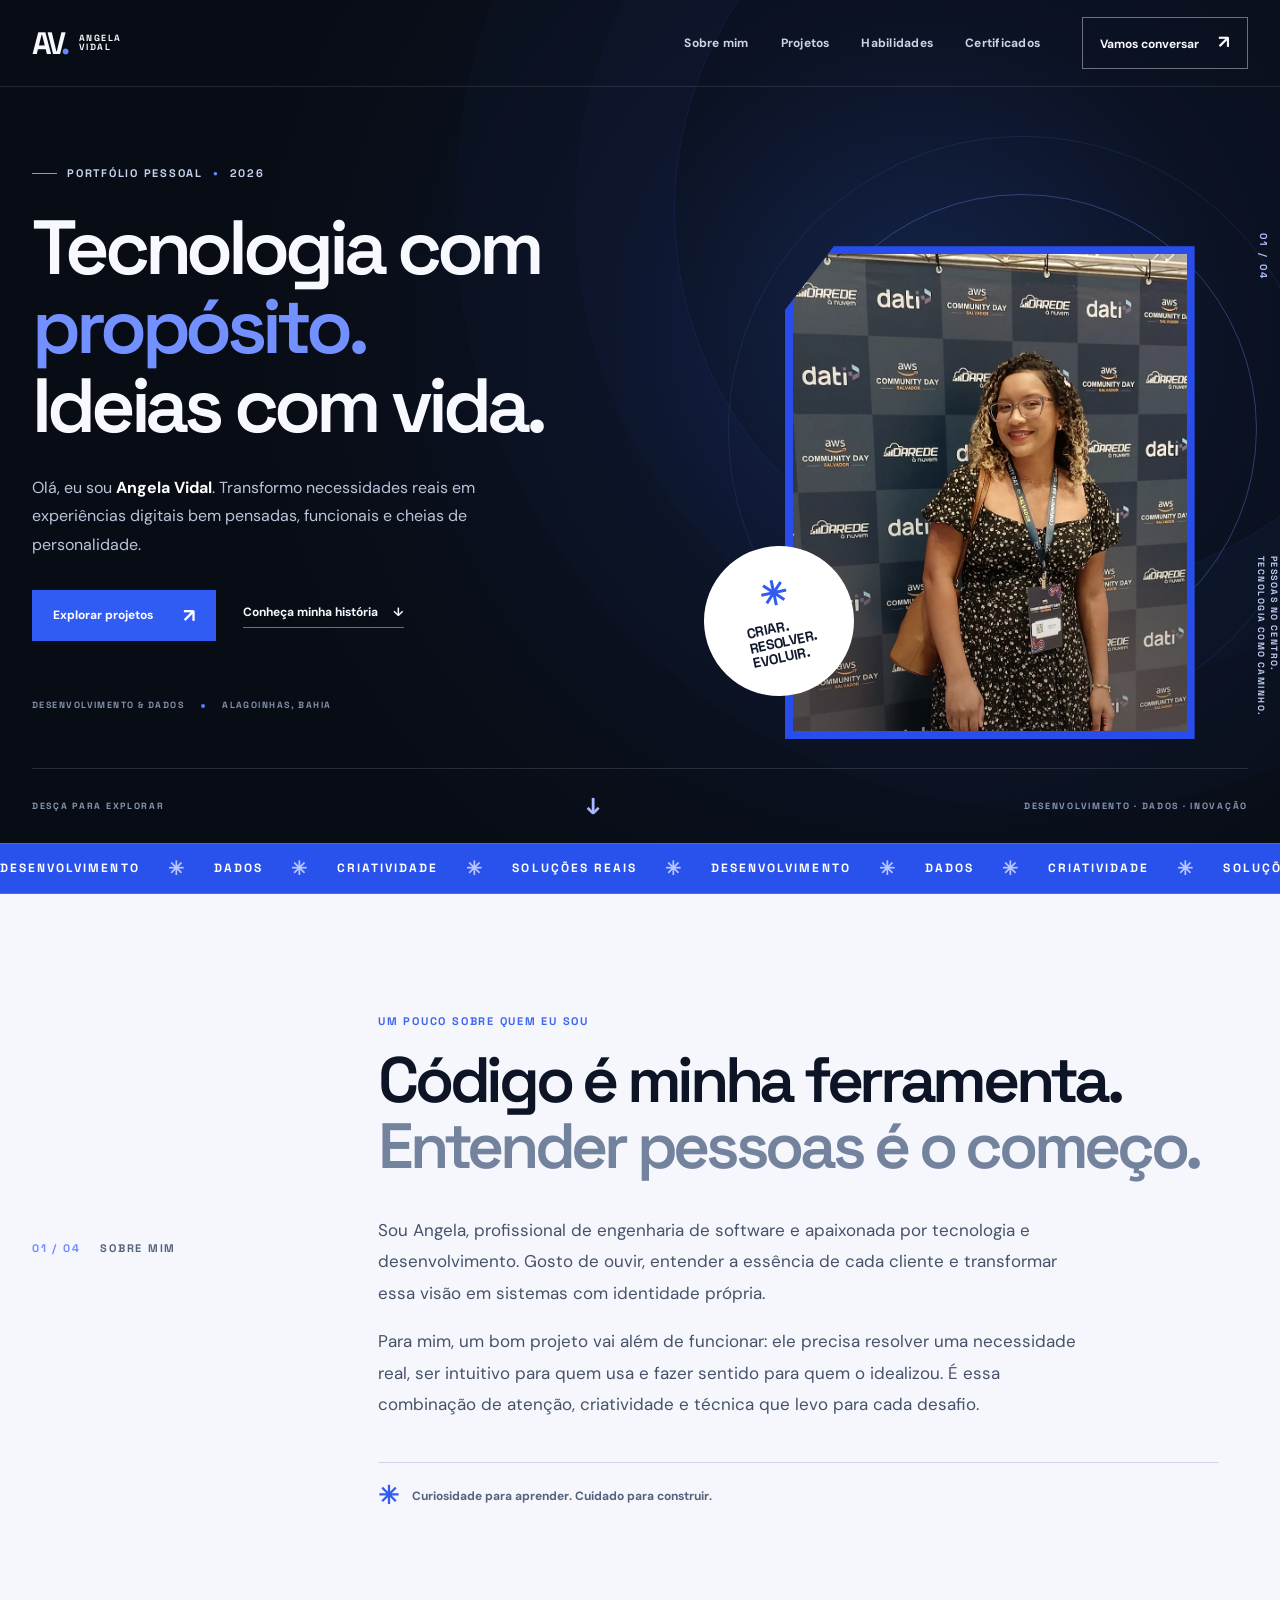
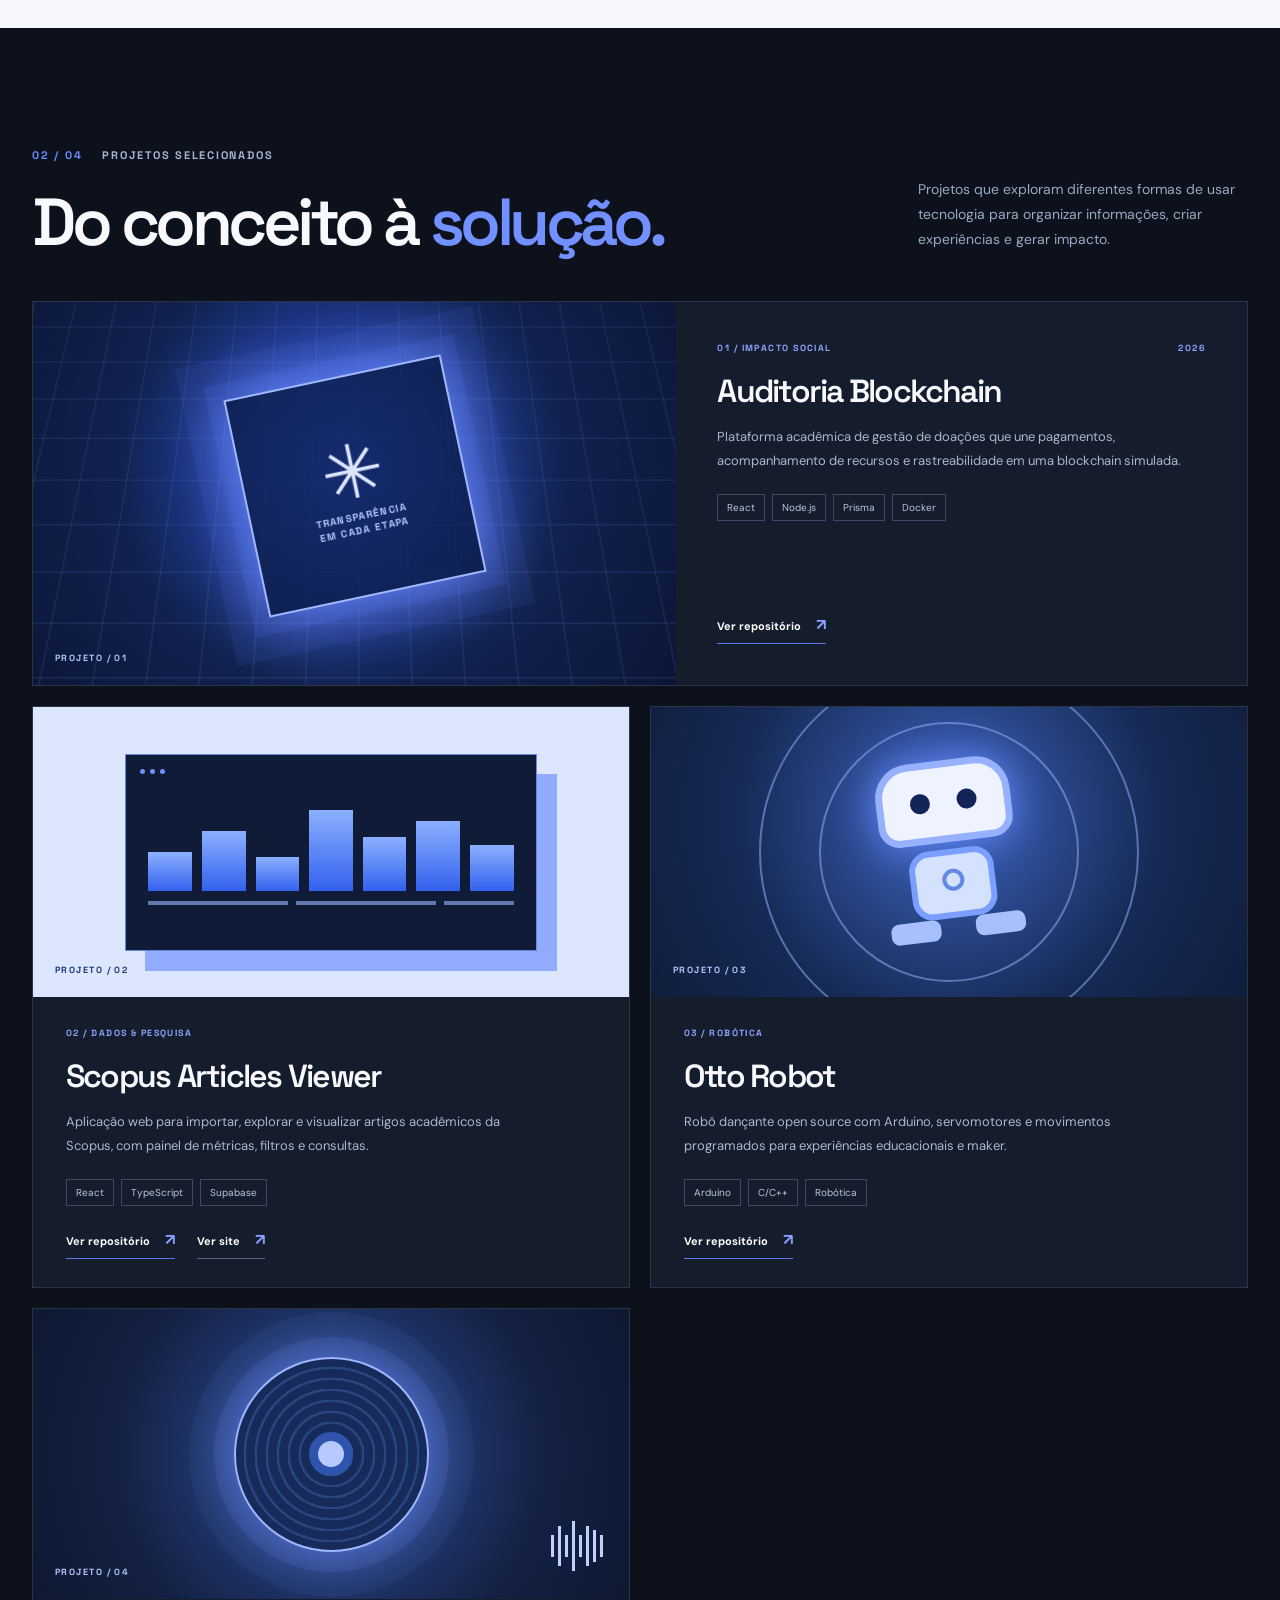
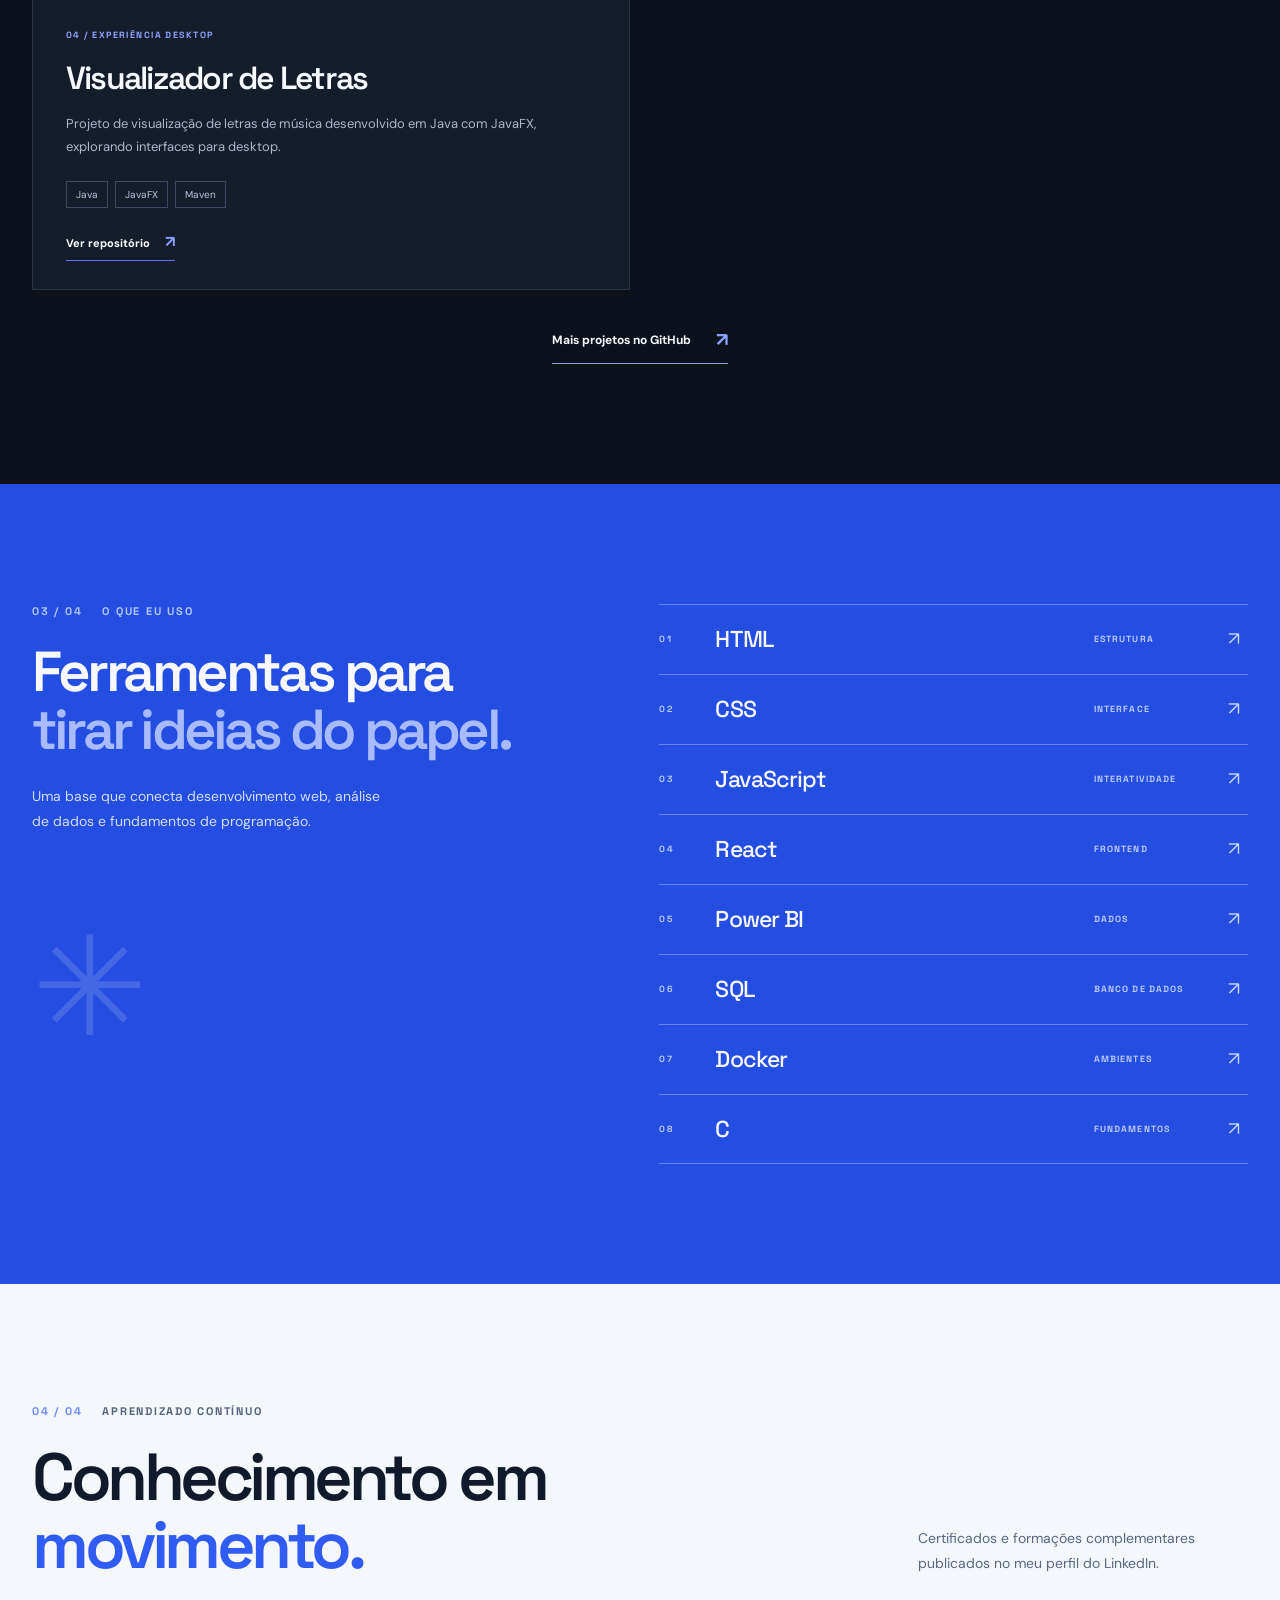
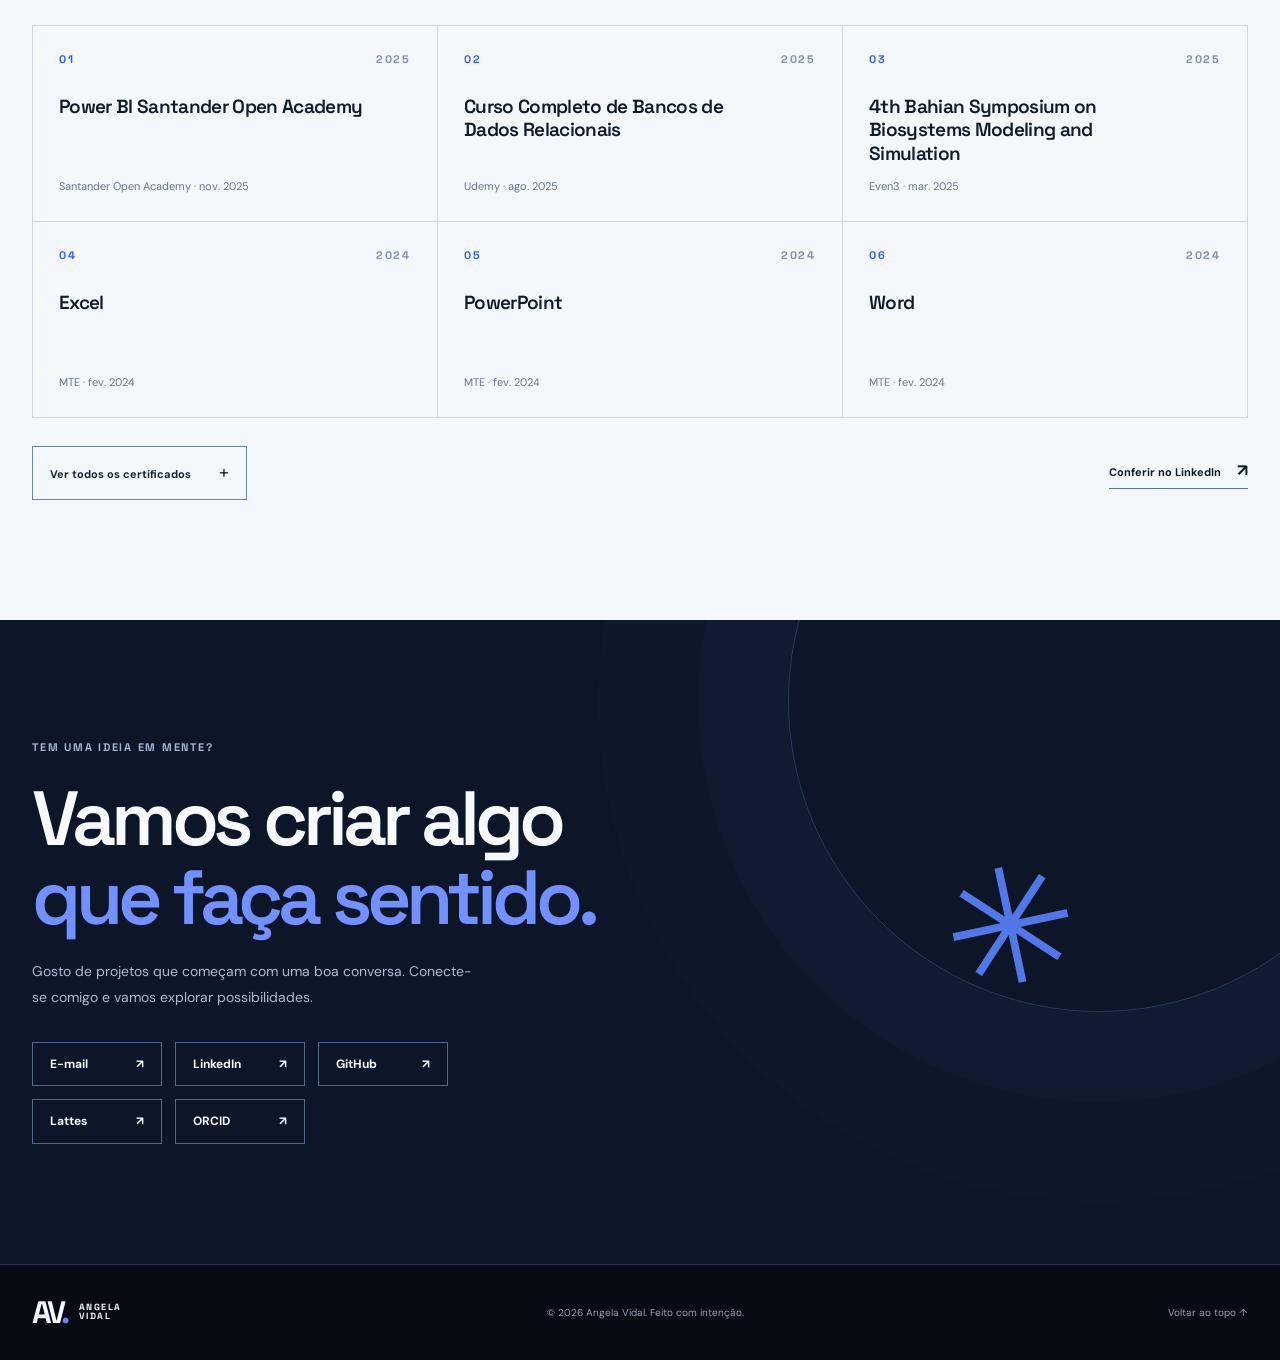
<file: index.html>
<!doctype html>
<html lang="pt-BR">
  <head>
    <meta charset="utf-8" />
    <meta name="viewport" content="width=device-width, initial-scale=1" />
    <meta name="theme-color" content="#080c14" />
    <meta
      name="description"
      content="Angela Vidal é profissional de engenharia de software. Conheça seus projetos em desenvolvimento web, dados e robótica, habilidades e certificados."
    />
    <meta name="robots" content="index, follow, max-image-preview:large" />
    <meta name="author" content="Angela Vidal" />
    <link
      rel="canonical"
      href="https://angelavidal.is-a.dev/"
    />
    <meta property="og:type" content="profile" />
    <meta property="og:locale" content="pt_BR" />
    <meta property="og:site_name" content="Angela Vidal" />
    <meta
      property="og:title"
      content="Angela Vidal | Engenharia de Software, Desenvolvimento e Dados"
    />
    <meta
      property="og:description"
      content="Projetos, habilidades e certificados de Angela Vidal, profissional de engenharia de software apaixonada por soluções digitais com propósito."
    />
    <meta
      property="og:url"
      content="https://angelavidal.is-a.dev/"
    />
    <meta
      property="og:image"
      content="https://angelavidal.is-a.dev/assets/angela-vidal2.jpeg"
    />
    <meta
      property="og:image:alt"
      content="Angela Vidal no AWS Community Day em Salvador"
    />
    <meta name="twitter:card" content="summary_large_image" />
    <meta
      name="twitter:title"
      content="Angela Vidal | Engenharia de Software"
    />
    <meta
      name="twitter:description"
      content="Conheça os projetos, habilidades e certificados de Angela Vidal."
    />
    <meta
      name="twitter:image"
      content="https://angelavidal.is-a.dev/assets/angela-vidal2.jpeg"
    />
    <title>
      Angela Vidal | Engenharia de Software, Desenvolvimento e Dados
    </title>
    <script type="application/ld+json">
      {
        "@context": "https://schema.org",
        "@type": "Person",
        "name": "Angela Vidal",
        "url": "https://angelavidal.is-a.dev/",
        "image": "https://angelavidal.is-a.dev/assets/angela-vidal2.jpeg",
        "description": "Profissional de engenharia de software com atuação em desenvolvimento, dados e tecnologia.",
        "jobTitle": "Profissional de Engenharia de Software",
        "email": "mailto:admangelavidal@gmail.com",
        "sameAs": [
          "https://www.linkedin.com/in/angela-vidal-vp/",
          "https://github.com/Angela-Vidal/",
          "http://lattes.cnpq.br/1347575923181983",
          "https://orcid.org/0009-0001-4561-399X"
        ],
        "knowsAbout": [
          "HTML",
          "CSS",
          "JavaScript",
          "React",
          "Power BI",
          "SQL",
          "Docker",
          "C"
        ]
      }
    </script>
    <link
      rel="icon"
      href="data:image/svg+xml,%3Csvg xmlns='http://www.w3.org/2000/svg' viewBox='0 0 64 64'%3E%3Crect width='64' height='64' fill='%23080c14'/%3E%3Ctext x='8' y='45' fill='white' font-family='Arial' font-size='34' font-weight='bold'%3EAV%3C/text%3E%3Ccircle cx='55' cy='43' r='4' fill='%236985ff'/%3E%3C/svg%3E"
    />
    <link rel="preconnect" href="https://fonts.googleapis.com" />
    <link rel="preconnect" href="https://fonts.gstatic.com" crossorigin />
    <link
      href="https://fonts.googleapis.com/css2?family=DM+Sans:wght@400;500;600;700&family=Space+Grotesk:wght@400;500;600;700&display=swap"
      rel="stylesheet"
    />
    <link rel="stylesheet" href="styles.css" />
  </head>
  <body>
    <a class="skip-link" href="#conteudo">Ir para o conteúdo</a>
    <header class="site-header" id="inicio">
      <div class="container nav-wrap">
        <a class="brand" href="#inicio" aria-label="Angela Vidal, início"
          ><span class="brand-mark">AV<span>.</span></span
          ><span class="brand-text">ANGELA<br />VIDAL</span></a
        >
        <button
          class="menu-toggle"
          type="button"
          aria-expanded="false"
          aria-controls="primary-nav"
          aria-label="Abrir menu"
        >
          <span></span><span></span>
        </button>
        <nav
          class="primary-nav"
          id="primary-nav"
          aria-label="Navegação principal"
        >
          <a href="#sobre">Sobre mim</a><a href="#projetos">Projetos</a
          ><a href="#habilidades">Habilidades</a
          ><a href="#certificados">Certificados</a>
        </nav>
        <a class="nav-cta" href="#contato"
          >Vamos conversar <span aria-hidden="true">↗</span></a
        >
      </div>
    </header>

    <main id="conteudo">
      <section class="hero section-pad" aria-labelledby="hero-title">
        <div class="hero-glow" aria-hidden="true"></div>
        <div class="container hero-grid">
          <div class="hero-copy">
            <p class="eyebrow">
              <span class="eyebrow-line"></span> PORTFÓLIO PESSOAL
              <span class="eyebrow-dot">●</span> 2026
            </p>
            <h1 id="hero-title">
              Tecnologia com<br /><em>propósito.</em><br />Ideias com vida.
            </h1>
            <p class="hero-lead">
              Olá, eu sou <strong>Angela Vidal</strong>. Transformo necessidades
              reais em experiências digitais bem pensadas, funcionais e cheias
              de personalidade.
            </p>
            <div class="hero-actions">
              <a class="button button-primary" href="#projetos"
                >Explorar projetos <span aria-hidden="true">↗</span></a
              ><a class="text-link" href="#sobre"
                >Conheça minha história <span aria-hidden="true">↓</span></a
              >
            </div>
            <div class="hero-meta">
              <span>DESENVOLVIMENTO & DADOS</span
              ><span class="meta-divider"></span><span>ALAGOINHAS, BAHIA</span>
            </div>
          </div>
          <div class="hero-art">
            <div class="art-orbit orbit-one"></div>
            <div class="art-orbit orbit-two"></div>
            <div class="portrait-frame">
              <img
                src="assets/angela-vidal2.jpeg"
                alt="Angela Vidal no AWS Community Day em Salvador"
                width="1200"
                height="1600"
                fetchpriority="high"
              />
            </div>
            <div class="photo-badge">
              <span class="badge-icon">✳</span
              ><span>CRIAR.<br />RESOLVER.<br />EVOLUIR.</span>
            </div>
            <div class="art-index">01 / 04</div>
            <div class="art-caption">
              PESSOAS NO CENTRO.<br />TECNOLOGIA COMO CAMINHO.
            </div>
          </div>
        </div>
        <div class="container hero-bottom">
          <span>DESÇA PARA EXPLORAR</span><span aria-hidden="true">↓</span
          ><span>DESENVOLVIMENTO · DADOS · INOVAÇÃO</span>
        </div>
      </section>

      <div class="marquee" aria-hidden="true">
        <div class="marquee-track">
          DESENVOLVIMENTO <span>✳</span> DADOS <span>✳</span> CRIATIVIDADE
          <span>✳</span> SOLUÇÕES REAIS <span>✳</span> DESENVOLVIMENTO
          <span>✳</span> DADOS <span>✳</span> CRIATIVIDADE
          <span>✳</span> SOLUÇÕES REAIS <span>✳</span>
        </div>
      </div>

      <section
        class="about section-pad"
        id="sobre"
        aria-labelledby="about-title"
      >
        <div class="container about-grid">
          <div class="section-label">
            <span class="section-no">01 / 04</span><span>SOBRE MIM</span>
          </div>
          <div class="about-main">
            <p class="kicker">UM POUCO SOBRE QUEM EU SOU</p>
            <h2 id="about-title">
              Código é minha ferramenta.<br /><span
                >Entender pessoas é o começo.</span
              >
            </h2>
            <p>
              Sou Angela, profissional de engenharia de software e apaixonada
              por tecnologia e desenvolvimento. Gosto de ouvir, entender a
              essência de cada cliente e transformar essa visão em sistemas com
              identidade própria.
            </p>
            <p>
              Para mim, um bom projeto vai além de funcionar: ele precisa
              resolver uma necessidade real, ser intuitivo para quem usa e fazer
              sentido para quem o idealizou. É essa combinação de atenção,
              criatividade e técnica que levo para cada desafio.
            </p>
            <div class="about-foot">
              <span class="small-cross">✳</span
              ><span>Curiosidade para aprender. Cuidado para construir.</span>
            </div>
          </div>
        </div>
      </section>

      <section
        class="projects section-pad"
        id="projetos"
        aria-labelledby="projects-title"
      >
        <div class="container">
          <div class="section-heading">
            <div>
              <p class="section-label">
                <span class="section-no">02 / 04</span> PROJETOS SELECIONADOS
              </p>
              <h2 id="projects-title">Do conceito à <em>solução.</em></h2>
            </div>
            <p>
              Projetos que exploram diferentes formas de usar tecnologia para
              organizar informações, criar experiências e gerar impacto.
            </p>
          </div>
          <div class="project-grid">
            <article class="project-card project-featured">
              <div class="project-visual visual-blockchain" aria-hidden="true">
                <div class="chain-grid"></div>
                <div class="chain-core">
                  <span>✳</span><small>TRANSPARÊNCIA<br />EM CADA ETAPA</small>
                </div>
                <div class="visual-label">PROJETO / 01</div>
              </div>
              <div class="project-info">
                <div class="project-topline">
                  <span>01 / IMPACTO SOCIAL</span><span>2026</span>
                </div>
                <h3>Auditoria Blockchain</h3>
                <p>
                  Plataforma acadêmica de gestão de doações que une pagamentos,
                  acompanhamento de recursos e rastreabilidade em uma blockchain
                  simulada.
                </p>
                <div class="tag-row">
                  <span>React</span><span>Node.js</span><span>Prisma</span
                  ><span>Docker</span>
                </div>
                <a
                  class="project-link"
                  href="https://github.com/albierygs/auditoria-blockchain"
                  target="_blank"
                  rel="noopener noreferrer"
                  aria-label="Ver Auditoria Blockchain no GitHub"
                  >Ver repositório <span aria-hidden="true">↗</span></a
                >
              </div>
            </article>
            <article class="project-card">
              <div class="project-visual visual-scopus" aria-hidden="true">
                <div class="scopus-window">
                  <div class="window-dots"><i></i><i></i><i></i></div>
                  <div class="scopus-bars">
                    <b></b><b></b><b></b><b></b><b></b><b></b><b></b>
                  </div>
                  <div class="scopus-lines"><i></i><i></i><i></i></div>
                </div>
                <div class="visual-label">PROJETO / 02</div>
              </div>
              <div class="project-info">
                <div class="project-topline">
                  <span>02 / DADOS & PESQUISA</span>
                </div>
                <h3>Scopus Articles Viewer</h3>
                <p>
                  Aplicação web para importar, explorar e visualizar artigos
                  acadêmicos da Scopus, com painel de métricas, filtros e
                  consultas.
                </p>
                <div class="tag-row">
                  <span>React</span><span>TypeScript</span><span>Supabase</span>
                </div>
                <div class="project-links">
                  <a
                    class="project-link"
                    href="https://github.com/Angela-Vidal/scopus-articles"
                    target="_blank"
                    rel="noopener noreferrer"
                    aria-label="Ver Scopus Articles Viewer no GitHub"
                    >Ver repositório <span aria-hidden="true">↗</span></a
                  ><a
                    class="project-link secondary"
                    href="https://Angela-Vidal.github.io/scopus-articles/"
                    target="_blank"
                    rel="noopener noreferrer"
                    >Ver site <span aria-hidden="true">↗</span></a
                  >
                </div>
              </div>
            </article>
            <article class="project-card">
              <div class="project-visual visual-otto" aria-hidden="true">
                <div class="robot">
                  <div class="robot-head"><span></span><span></span></div>
                  <div class="robot-body"><i></i></div>
                  <div class="robot-feet"><span></span><span></span></div>
                </div>
                <span class="sound-wave wave-a"></span
                ><span class="sound-wave wave-b"></span>
                <div class="visual-label">PROJETO / 03</div>
              </div>
              <div class="project-info">
                <div class="project-topline"><span>03 / ROBÓTICA</span></div>
                <h3>Otto Robot</h3>
                <p>
                  Robô dançante open source com Arduino, servomotores e
                  movimentos programados para experiências educacionais e maker.
                </p>
                <div class="tag-row">
                  <span>Arduino</span><span>C/C++</span><span>Robótica</span>
                </div>
                <a
                  class="project-link"
                  href="https://github.com/Angela-Vidal/otto-robot"
                  target="_blank"
                  rel="noopener noreferrer"
                  aria-label="Ver Otto Robot no GitHub"
                  >Ver repositório <span aria-hidden="true">↗</span></a
                >
              </div>
            </article>
            <article class="project-card">
              <div class="project-visual visual-music" aria-hidden="true">
                <div class="music-disc"><span></span></div>
                <div class="music-lines">
                  <b></b><b></b><b></b><b></b><b></b><b></b><b></b><b></b>
                </div>
                <div class="visual-label">PROJETO / 04</div>
              </div>
              <div class="project-info">
                <div class="project-topline">
                  <span>04 / EXPERIÊNCIA DESKTOP</span>
                </div>
                <h3>Visualizador de Letras</h3>
                <p>
                  Projeto de visualização de letras de música desenvolvido em
                  Java com JavaFX, explorando interfaces para desktop.
                </p>
                <div class="tag-row">
                  <span>Java</span><span>JavaFX</span><span>Maven</span>
                </div>
                <a
                  class="project-link"
                  href="https://github.com/Angela-Vidal/projetovisualizadordeletrademusica"
                  target="_blank"
                  rel="noopener noreferrer"
                  aria-label="Ver Visualizador de Letras no GitHub"
                  >Ver repositório <span aria-hidden="true">↗</span></a
                >
              </div>
            </article>
          </div>
          <a
            class="all-projects"
            href="https://github.com/Angela-Vidal/"
            target="_blank"
            rel="noopener noreferrer"
            >Mais projetos no GitHub <span aria-hidden="true">↗</span></a
          >
        </div>
      </section>

      <section
        class="skills section-pad"
        id="habilidades"
        aria-labelledby="skills-title"
      >
        <div class="container skills-grid">
          <div>
            <p class="section-label">
              <span class="section-no">03 / 04</span> O QUE EU USO
            </p>
            <h2 id="skills-title">
              Ferramentas para<br /><em>tirar ideias do papel.</em>
            </h2>
            <p>
              Uma base que conecta desenvolvimento web, análise de dados e
              fundamentos de programação.
            </p>
            <div class="skill-orbit" aria-hidden="true"><span>✳</span></div>
          </div>
          <div class="skill-list">
            <div class="skill-row">
              <span>01</span><strong>HTML</strong><small>ESTRUTURA</small
              ><b>↗</b>
            </div>
            <div class="skill-row">
              <span>02</span><strong>CSS</strong><small>INTERFACE</small
              ><b>↗</b>
            </div>
            <div class="skill-row">
              <span>03</span><strong>JavaScript</strong
              ><small>INTERATIVIDADE</small><b>↗</b>
            </div>
            <div class="skill-row">
              <span>04</span><strong>React</strong><small>FRONTEND</small
              ><b>↗</b>
            </div>
            <div class="skill-row">
              <span>05</span><strong>Power BI</strong><small>DADOS</small
              ><b>↗</b>
            </div>
            <div class="skill-row">
              <span>06</span><strong>SQL</strong><small>BANCO DE DADOS</small
              ><b>↗</b>
            </div>
            <div class="skill-row">
              <span>07</span><strong>Docker</strong><small>AMBIENTES</small
              ><b>↗</b>
            </div>
            <div class="skill-row">
              <span>08</span><strong>C</strong><small>FUNDAMENTOS</small
              ><b>↗</b>
            </div>
          </div>
        </div>
      </section>

      <section
        class="certs section-pad"
        id="certificados"
        aria-labelledby="certs-title"
      >
        <div class="container">
          <div class="section-heading">
            <div>
              <p class="section-label">
                <span class="section-no">04 / 04</span> APRENDIZADO CONTÍNUO
              </p>
              <h2 id="certs-title">Conhecimento em <em>movimento.</em></h2>
            </div>
            <p>
              Certificados e formações complementares publicados no meu perfil
              do LinkedIn.
            </p>
          </div>
          <div class="cert-grid">
            <article class="cert-card">
              <span class="cert-number">01</span
              ><span class="cert-year">2025</span>
              <h3>Power BI Santander Open Academy</h3>
              <p>Santander Open Academy · nov. 2025</p>
            </article>
            <article class="cert-card">
              <span class="cert-number">02</span
              ><span class="cert-year">2025</span>
              <h3>Curso Completo de Bancos de Dados Relacionais</h3>
              <p>Udemy · ago. 2025</p>
            </article>
            <article class="cert-card">
              <span class="cert-number">03</span
              ><span class="cert-year">2025</span>
              <h3>
                4th Bahian Symposium on Biosystems Modeling and Simulation
              </h3>
              <p>Even3 · mar. 2025</p>
            </article>
            <article class="cert-card">
              <span class="cert-number">04</span
              ><span class="cert-year">2024</span>
              <h3>Excel</h3>
              <p>MTE · fev. 2024</p>
            </article>
            <article class="cert-card">
              <span class="cert-number">05</span
              ><span class="cert-year">2024</span>
              <h3>PowerPoint</h3>
              <p>MTE · fev. 2024</p>
            </article>
            <article class="cert-card">
              <span class="cert-number">06</span
              ><span class="cert-year">2024</span>
              <h3>Word</h3>
              <p>MTE · fev. 2024</p>
            </article>
            <article class="cert-card extra-cert" hidden>
              <span class="cert-number">07</span
              ><span class="cert-year">2024</span>
              <h3>Comunique-se Online</h3>
              <p>MTE · jan. 2024</p>
            </article>
            <article class="cert-card extra-cert" hidden>
              <span class="cert-number">08</span
              ><span class="cert-year">2024</span>
              <h3>Participe online com segurança e responsabilidade</h3>
              <p>MTE · jan. 2024</p>
            </article>
            <article class="cert-card extra-cert" hidden>
              <span class="cert-number">09</span
              ><span class="cert-year">2024</span>
              <h3>Trabalho com Computadores</h3>
              <p>MTE · jan. 2024</p>
            </article>
            <article class="cert-card extra-cert" hidden>
              <span class="cert-number">10</span
              ><span class="cert-year">2023</span>
              <h3>Gestão Administrativa</h3>
              <p>Eleven Professional School · fev. 2023</p>
            </article>
          </div>
          <div class="cert-actions">
            <button
              class="outline-button"
              id="show-certs"
              type="button"
              aria-expanded="false"
            >
              Ver todos os certificados
              <span aria-hidden="true">+</span></button
            ><a
              href="https://www.linkedin.com/in/angela-vidal-vp/"
              target="_blank"
              rel="noopener noreferrer"
              >Conferir no LinkedIn <span aria-hidden="true">↗</span></a
            >
          </div>
        </div>
      </section>

      <section
        class="contact section-pad"
        id="contato"
        aria-labelledby="contact-title"
      >
        <div class="container contact-inner">
          <p class="section-label">TEM UMA IDEIA EM MENTE?</p>
          <h2 id="contact-title">
            Vamos criar algo<br /><em>que faça sentido.</em>
          </h2>
          <p>
            Gosto de projetos que começam com uma boa conversa. Conecte-se
            comigo e vamos explorar possibilidades.
          </p>
          <div class="contact-links">
            <a href="mailto:admangelavidal@gmail.com"
              >E-mail <span aria-hidden="true">↗</span></a
            ><a
              href="https://www.linkedin.com/in/angela-vidal-vp/"
              target="_blank"
              rel="noopener noreferrer"
              >LinkedIn <span aria-hidden="true">↗</span></a
            ><a
              href="https://github.com/Angela-Vidal/"
              target="_blank"
              rel="noopener noreferrer"
              >GitHub <span aria-hidden="true">↗</span></a
            ><a
              href="http://lattes.cnpq.br/1347575923181983"
              target="_blank"
              rel="noopener noreferrer"
              >Lattes <span aria-hidden="true">↗</span></a
            ><a
              href="https://orcid.org/0009-0001-4561-399X"
              target="_blank"
              rel="noopener noreferrer"
              >ORCID <span aria-hidden="true">↗</span></a
            >
          </div>
          <span class="contact-star" aria-hidden="true">✳</span>
        </div>
      </section>
    </main>
    <footer class="site-footer">
      <div class="container footer-inner">
        <a class="brand" href="#inicio" aria-label="Voltar ao início"
          ><span class="brand-mark">AV<span>.</span></span
          ><span class="brand-text">ANGELA<br />VIDAL</span></a
        >
        <p>© <span id="year">2026</span> Angela Vidal. Feito com intenção.</p>
        <a href="#inicio">Voltar ao topo ↑</a>
      </div>
    </footer>
    <script src="script.js"></script>
  </body>
</html>
</file>
<file: styles.css>
:root{--ink:#080c14;--ink2:#101724;--blue:#315cf4;--blue2:#6985ff;--white:#f7f9ff;--muted:#a8b3c8;--line:rgba(255,255,255,.16)}
*{box-sizing:border-box}html{scroll-behavior:smooth}body{margin:0;background:var(--ink);color:var(--white);font-family:"DM Sans",sans-serif;line-height:1.55}button,a{font:inherit}a{color:inherit;text-decoration:none}button{cursor:pointer}img{max-width:100%;display:block}::selection{background:var(--blue2);color:var(--ink)}.container{width:min(100% - 64px,1240px);margin-inline:auto}.section-pad{padding:120px 0}.skip-link{position:absolute;top:-100px;left:20px;z-index:100;padding:12px 18px;background:#fff;color:#000}.skip-link:focus{top:12px}
.site-header{position:absolute;z-index:20;inset:0 0 auto;border-bottom:1px solid rgba(255,255,255,.1)}.nav-wrap{height:86px;display:flex;align-items:center;gap:42px}.brand{display:inline-flex;align-items:center;gap:10px;flex:none}.brand-mark{font:700 31px/1 "Space Grotesk",sans-serif;letter-spacing:-.12em}.brand-mark span{color:#6685ff}.brand-text{font:700 9px/1.05 "Space Grotesk",sans-serif;letter-spacing:.17em;margin-left:3px}.primary-nav{display:flex;gap:32px;margin-left:auto}.primary-nav a{font-size:12px;font-weight:700;letter-spacing:.02em;color:#ccd4e4;transition:color .2s}.primary-nav a:hover,.primary-nav a:focus-visible{color:#7e9aff}.nav-cta{font-size:12px;font-weight:700;border:1px solid rgba(255,255,255,.4);padding:11px 17px;transition:.2s}.nav-cta:hover{background:#fff;color:var(--ink)}.nav-cta span{margin-left:16px;font-size:18px}.menu-toggle{display:none}
.hero{min-height:760px;padding-top:166px;padding-bottom:0;position:relative;overflow:hidden;background:radial-gradient(circle at 72% 39%,#15244b 0%,#0b1223 30%,#080c14 66%)}.hero-glow{position:absolute;right:-12%;top:-20%;width:760px;height:760px;border-radius:50%;border:1px solid rgba(81,121,255,.12);box-shadow:0 0 0 100px rgba(60,98,236,.025),0 0 0 220px rgba(60,98,236,.02);pointer-events:none}.hero-grid{display:grid;grid-template-columns:1.15fr .85fr;align-items:center;min-height:538px;position:relative;z-index:1}.hero-copy{padding-bottom:56px}.eyebrow,.kicker,.section-label,.hero-meta,.hero-bottom,.visual-label,.project-topline,.cert-number,.cert-year{font:700 11px/1.3 "Space Grotesk",sans-serif;letter-spacing:.16em}.eyebrow{display:flex;align-items:center;gap:10px;color:#c5d1ed;margin:0 0 28px}.eyebrow-line{width:25px;height:1px;background:#7c98ff}.eyebrow-dot{color:#6889ff;font-size:8px}.hero h1,h2,h3,p{margin-top:0}.hero h1,.section-heading h2,.about h2,.skills h2,.contact h2{font-family:"Space Grotesk",sans-serif;letter-spacing:-.067em;font-weight:600;line-height:1.03}.hero h1{font-size:clamp(56px,6vw,89px);margin:0 0 28px;white-space:nowrap}.hero h1 em,.section-heading h2 em,.skills h2 em,.contact h2 em{font-style:normal;color:#7290ff}.hero-lead{font-size:16px;color:#bac5db;max-width:510px;line-height:1.8;margin-bottom:30px}.hero-lead strong{color:white}.hero-actions{display:flex;align-items:center;gap:27px}.button{display:inline-flex;align-items:center;justify-content:space-between;gap:30px;min-height:51px;padding:0 21px;font-weight:700;font-size:12px;transition:.25s}.button-primary{background:var(--blue);color:white}.button-primary:hover{background:#5e7dff;transform:translateY(-2px)}.button span{font-size:19px}.text-link{font-size:12px;font-weight:700;border-bottom:1px solid #64718c;padding-bottom:5px}.text-link span{margin-left:12px}.text-link:hover{color:#8aa2ff}.hero-meta{display:flex;align-items:center;gap:17px;color:#8391ab;margin-top:59px;font-size:9px}.meta-divider{width:4px;height:4px;border-radius:50%;background:#577cff}.hero-art{height:545px;position:relative;display:flex;justify-content:center;align-items:flex-end}.portrait-frame{position:relative;width:min(100%,410px);height:493px;clip-path:polygon(12% 0,100% 0,100% 100%,0 100%,0 13%);border:8px solid #284dec;background:#1c2a48;z-index:2;overflow:hidden;box-shadow:0 30px 90px rgba(0,0,0,.3)}.portrait-frame img{width:100%;height:100%;object-fit:cover;object-position:center 18%;filter:saturate(.78) contrast(1.06)}.portrait-frame::after{content:"";position:absolute;inset:0;background:linear-gradient(0deg,rgba(8,12,20,.23),transparent 50%)}.art-orbit{position:absolute;border:1px solid rgba(109,140,255,.35);border-radius:50%;pointer-events:none}.orbit-one{width:470px;height:470px;top:0;right:-9px}.orbit-two{width:590px;height:590px;top:-58px;right:-70px;opacity:.35}.photo-badge{position:absolute;z-index:4;left:-27px;bottom:43px;background:#fff;color:#121a30;width:150px;height:150px;border-radius:50%;display:flex;flex-direction:column;align-items:center;justify-content:center;transform:rotate(-12deg);font:700 14px/1.08 "Space Grotesk",sans-serif;letter-spacing:-.02em}.badge-icon{font-size:33px;color:var(--blue);margin-bottom:7px}.art-index{position:absolute;z-index:4;right:-22px;top:39px;writing-mode:vertical-rl;font:700 10px "Space Grotesk";letter-spacing:.2em;color:#adc0ff}.art-caption{position:absolute;z-index:4;right:-32px;bottom:23px;writing-mode:vertical-rl;font:700 9px/1.4 "Space Grotesk";letter-spacing:.16em;color:#becbf1}.hero-bottom{height:75px;display:flex;align-items:center;justify-content:space-between;border-top:1px solid rgba(255,255,255,.13);color:#8796b2;font:700 9px "Space Grotesk";letter-spacing:.19em}.hero-bottom span:nth-child(2){font-size:23px;color:#a8b9ff}
.marquee{overflow:hidden;background:#2852eb;color:#fff;border-top:1px solid #4269fa;border-bottom:1px solid #4269fa}.marquee-track{display:flex;align-items:center;gap:28px;white-space:nowrap;width:max-content;padding:12px 0;font:700 12px "Space Grotesk";letter-spacing:.17em;animation:marquee 35s linear infinite}.marquee-track span{font-size:19px;color:#b8c6ff}@keyframes marquee{to{transform:translateX(-50%)}}
.about{background:#f5f7fc;color:#0c1425}.about-grid{display:grid;grid-template-columns:26% 1fr;gap:30px}.section-label{display:flex;gap:20px;align-items:center;margin:0 0 25px;color:#a5b4d0}.section-no{color:#6d8aff}.about .section-label,.certs .section-label{color:#55647d}.about-main{max-width:840px}.kicker{color:#3f66ee;margin-bottom:20px}.about h2{font-size:clamp(43px,5vw,69px);margin-bottom:35px}.about h2 span{color:#73829d}.about-main>p:not(.kicker){font-size:17px;line-height:1.85;color:#455269;max-width:710px}.about-foot{display:flex;align-items:center;gap:13px;border-top:1px solid #cdd5e5;margin-top:42px;padding-top:20px;font-size:12px;font-weight:700;color:#54627d}.small-cross{color:#315cf4;font-size:25px;line-height:1}
.projects{background:#0c111c}.section-heading{display:flex;justify-content:space-between;align-items:end;gap:50px;margin-bottom:45px}.section-heading h2,.skills h2{font-size:clamp(46px,5.2vw,72px);margin:0}.section-heading>p{max-width:330px;color:#9aa9c2;font-size:14px;line-height:1.8;margin:0 0 4px}.project-grid{display:grid;grid-template-columns:repeat(2,minmax(0,1fr));gap:20px}.project-card{background:#151d2c;border:1px solid #293449;display:grid;grid-template-rows:290px auto;min-width:0;transition:transform .25s,border-color .25s}.project-card:hover{transform:translateY(-4px);border-color:#597af4}.project-featured{grid-column:1/-1;grid-template-columns:1.06fr .94fr;grid-template-rows:auto;min-height:385px}.project-visual{position:relative;overflow:hidden;background:#142756}.visual-label{position:absolute;left:22px;bottom:21px;color:#b3c3f7;font-size:9px;z-index:2}.project-info{padding:31px 33px 28px;display:flex;flex-direction:column}.project-featured .project-info{padding:41px}.project-topline{display:flex;justify-content:space-between;color:#8ca4ff;font-size:9px;margin-bottom:19px}.project-info h3{font:600 clamp(25px,2.5vw,37px)/1.1 "Space Grotesk";letter-spacing:-.055em;margin:0 0 16px}.project-info p{font-size:13px;color:#aab7cd;line-height:1.8;max-width:480px;margin-bottom:22px}.tag-row{display:flex;flex-wrap:wrap;gap:7px;margin-bottom:22px}.tag-row span{border:1px solid #3b4964;padding:5px 9px;color:#b8c6e0;font-size:10px}.project-link{align-self:flex-start;border-bottom:1px solid #5977f0;padding-bottom:5px;color:#fff;font-weight:700;font-size:11px;margin-top:auto}.project-link span{color:#88a0ff;margin-left:12px;font-size:16px}.project-link:hover{color:#9bb0ff}.project-links{display:flex;gap:22px;flex-wrap:wrap;margin-top:auto}.project-links .project-link{margin-top:0}.project-link.secondary{border-color:#58657a}.all-projects{display:flex;justify-content:center;gap:25px;align-items:center;width:max-content;margin:35px auto 0;font-weight:700;font-size:12px;border-bottom:1px solid #8da4ff;padding-bottom:8px}.all-projects span{font-size:19px;color:#8da4ff}.all-projects:hover{color:#a7b9ff}
.visual-blockchain{background:radial-gradient(circle at 48% 43%,#2e59eb,#11214e 56%,#0b1536 100%)}.chain-grid{position:absolute;inset:0;background-image:linear-gradient(rgba(129,159,255,.12) 1px,transparent 1px),linear-gradient(90deg,rgba(129,159,255,.12) 1px,transparent 1px);background-size:36px 36px;transform:perspective(500px) rotateX(20deg) scale(1.3)}.chain-core{position:absolute;left:50%;top:48%;transform:translate(-50%,-50%) rotate(-12deg);width:222px;height:222px;border:2px solid #a1b7ff;box-shadow:0 0 0 17px rgba(91,124,255,.13),0 0 0 41px rgba(91,124,255,.08),0 0 60px #7290ff;background:rgba(12,27,70,.74);display:flex;flex-direction:column;justify-content:center;align-items:center;text-align:center}.chain-core span{font-size:75px;line-height:1;color:#dce5ff}.chain-core small{font:700 10px/1.4 "Space Grotesk";letter-spacing:.13em;color:#b6c8ff}.visual-scopus{background:#dce7ff;display:flex;justify-content:center;align-items:center}.scopus-window{width:69%;height:68%;background:#101b38;box-shadow:20px 20px 0 #91acff;border:1px solid #6788e1;padding:14px}.window-dots{display:flex;gap:5px}.window-dots i{width:5px;height:5px;background:#7092ff;border-radius:50%}.scopus-bars{height:70%;display:flex;align-items:flex-end;justify-content:space-between;gap:8px;padding:20px 8px 0}.scopus-bars b{width:12%;background:linear-gradient(#8cb0ff,#3361ee)}.scopus-bars b:nth-child(1){height:40%}.scopus-bars b:nth-child(2){height:62%}.scopus-bars b:nth-child(3){height:35%}.scopus-bars b:nth-child(4){height:83%}.scopus-bars b:nth-child(5){height:55%}.scopus-bars b:nth-child(6){height:72%}.scopus-bars b:nth-child(7){height:47%}.scopus-lines{display:flex;gap:8px;padding:10px 8px}.scopus-lines i{height:4px;background:#6178ae;flex:1}.scopus-lines i:last-child{flex:.5}.visual-scopus .visual-label{color:#1d397a}.visual-otto{background:radial-gradient(circle at 50% 37%,#3d65c2,#162a55 60%,#101d3c);display:flex;align-items:center;justify-content:center}.robot{position:relative;width:135px;height:185px;z-index:2;transform:rotate(-7deg)}.robot-head{height:82px;border:7px solid #98b1ff;border-radius:34px 34px 21px 21px;background:#eef3ff;display:flex;align-items:center;justify-content:space-evenly;box-shadow:0 0 40px #6789fa}.robot-head span{width:20px;height:20px;background:#132457;border-radius:50%}.robot-body{width:85px;height:69px;margin:7px auto 0;border-radius:20px;background:#d5e2ff;border:6px solid #7b9fff}.robot-body i{display:block;width:22px;height:22px;border:4px solid #6287e7;border-radius:50%;margin:14px auto}.robot-feet{display:flex;justify-content:space-between}.robot-feet span{height:21px;width:50px;background:#a9c0ff;border-radius:8px}.sound-wave{position:absolute;border:2px solid #99b7ff;border-radius:50%;opacity:.5}.wave-a{width:260px;height:260px}.wave-b{width:380px;height:380px}.visual-music{background:radial-gradient(circle at 50% 50%,#3152a0,#142144 64%,#0e1831);display:flex;justify-content:center;align-items:center}.music-disc{width:195px;height:195px;border-radius:50%;border:2px solid #9db7ff;box-shadow:0 0 0 20px rgba(119,151,255,.11),0 0 0 45px rgba(119,151,255,.06),0 0 50px rgba(103,134,255,.7);background:repeating-radial-gradient(circle,#172b5a 0 8px,#28457e 9px 11px);display:grid;place-items:center}.music-disc span{width:44px;height:44px;background:#b7c9ff;border:9px solid #2e54ae;border-radius:50%}.music-lines{position:absolute;bottom:28px;right:26px;height:50px;display:flex;align-items:center;gap:4px}.music-lines b{width:3px;background:#bfd0ff;height:45%}.music-lines b:nth-child(2),.music-lines b:nth-child(6){height:80%}.music-lines b:nth-child(4){height:100%}.music-lines b:nth-child(7){height:65%}
.skills{background:#244de1;overflow:hidden}.skills-grid{display:grid;grid-template-columns:.9fr 1.1fr;gap:12%;position:relative}.skills .section-label,.skills .section-no{color:#b4c5ff}.skills h2{font-size:clamp(44px,4.4vw,64px);max-width:530px}.skills h2 em{color:#a8bbff}.skills-grid>div:first-child>p:last-of-type{color:#d4ddff;max-width:360px;font-size:14px;line-height:1.8;margin-top:25px}.skill-orbit{font-size:138px;line-height:1;color:rgba(255,255,255,.15);margin-top:85px}.skill-row{display:grid;grid-template-columns:42px 1fr 120px 20px;align-items:center;gap:14px;border-top:1px solid rgba(255,255,255,.31);min-height:70px}.skill-row:last-child{border-bottom:1px solid rgba(255,255,255,.31)}.skill-row span,.skill-row small{font:700 9px "Space Grotesk";letter-spacing:.12em;color:#bdcaff}.skill-row strong{font:500 23px "Space Grotesk";letter-spacing:-.04em}.skill-row b{font-size:19px;font-weight:400;color:#c7d4ff}
.certs{background:#f4f7fc;color:#0f1a2d}.certs .section-heading h2 em{color:#315cf4}.certs .section-heading>p{color:#596781}.cert-grid{display:grid;grid-template-columns:repeat(3,1fr);gap:1px;background:#ccd4e5;border:1px solid #ccd4e5}.cert-card{background:#f4f7fc;padding:26px;min-height:195px;display:flex;flex-direction:column;transition:background .2s}.cert-card:hover{background:#e9efff}.cert-card[hidden]{display:none}.cert-number{color:#315cf4}.cert-year{color:#8290aa;margin-left:auto;margin-top:-14px}.cert-card h3{font:600 19px/1.25 "Space Grotesk";letter-spacing:-.035em;margin:28px 0 10px;max-width:310px}.cert-card p{font-size:11px;color:#67758d;margin:auto 0 0}.cert-actions{display:flex;align-items:center;justify-content:space-between;gap:20px;margin-top:28px}.outline-button{border:1px solid #7183a5;background:transparent;padding:12px 17px;color:#16233b;font-weight:700;font-size:11px}.outline-button:hover{background:#14295c;color:#fff}.outline-button span{font-size:18px;margin-left:25px;font-weight:400}.cert-actions>a{font-size:11px;font-weight:700;border-bottom:1px solid #627395;padding-bottom:5px}.cert-actions>a span{margin-left:13px;font-size:17px}
.contact{background:#0d1528;position:relative;overflow:hidden}.contact::before{content:"";position:absolute;width:620px;height:620px;border:1px solid #26395f;border-radius:50%;right:-130px;top:-230px;box-shadow:0 0 0 90px rgba(61,88,149,.045),0 0 0 190px rgba(61,88,149,.035)}.contact-inner{position:relative;min-height:350px}.contact h2{font-size:clamp(58px,6vw,88px);margin:20px 0 22px}.contact p:not(.section-label){max-width:440px;color:#aebbd3;font-size:14px;line-height:1.8}.contact-links{display:flex;gap:13px;margin-top:32px}.contact-links a{border:1px solid #53698f;padding:12px 17px;min-width:130px;font-size:12px;font-weight:700;display:flex;justify-content:space-between}.contact-links a:hover{background:#315cf4;border-color:#315cf4}.contact-star{position:absolute;right:14%;top:27%;font-size:160px;line-height:1;color:#5277e7;transform:rotate(-12deg)}.site-footer{background:#070b13;border-top:1px solid #273043}.footer-inner{min-height:95px;display:flex;align-items:center;justify-content:space-between;gap:20px}.footer-inner p,.footer-inner>a:last-child{font-size:10px;color:#94a3bc;margin:0}.footer-inner>a:last-child:hover{color:#fff}
@media(max-width:1050px){.container{width:min(100% - 48px,1240px)}.primary-nav{gap:18px}.hero h1{font-size:clamp(50px,6vw,70px)}.hero-art{height:480px}.portrait-frame{height:425px}.photo-badge{left:-7px}.project-featured .project-info{padding:30px}.skill-row{grid-template-columns:28px 1fr 85px 16px}}
@media(max-width:760px){.container{width:min(100% - 36px,620px)}.section-pad{padding:78px 0}.site-header{position:absolute}.nav-wrap{height:69px;gap:12px}.brand-mark{font-size:28px}.nav-cta{margin-left:auto;padding:9px 10px;font-size:10px}.nav-cta span{margin-left:4px}.menu-toggle{display:flex;order:3;width:35px;height:35px;border:0;background:transparent;flex-direction:column;justify-content:center;gap:6px;padding:7px}.menu-toggle span{height:2px;width:100%;background:#fff}.primary-nav{display:none;position:absolute;top:69px;left:0;right:0;margin:0;background:#101a30;padding:20px 25px;flex-direction:column;gap:0;border-bottom:1px solid #40557c}.primary-nav.open{display:flex}.primary-nav a{padding:12px 0;border-bottom:1px solid #31415d}.hero{padding-top:126px;padding-bottom:0;min-height:auto}.hero-grid{display:flex;flex-direction:column;align-items:stretch}.hero-copy{padding-bottom:30px}.hero h1{font-size:clamp(49px,11.5vw,76px);white-space:normal}.hero-lead{font-size:14px;max-width:500px}.hero-actions{flex-wrap:wrap;gap:18px}.hero-meta{margin-top:38px}.hero-art{height:440px;align-items:flex-end;margin-inline:10px}.portrait-frame{width:76%;height:390px}.orbit-one{width:370px;height:370px;right:calc(50% - 185px);top:20px}.orbit-two{width:460px;height:460px;right:calc(50% - 230px);top:-25px}.photo-badge{width:107px;height:107px;font-size:10px;left:0;bottom:25px}.badge-icon{font-size:24px}.art-index,.art-caption{right:0}.hero-bottom{height:62px}.hero-bottom span:last-child{display:none}.about-grid{grid-template-columns:1fr;gap:15px}.about h2{font-size:clamp(41px,8vw,59px)}.about-main>p:not(.kicker){font-size:15px}.section-heading{display:block}.section-heading h2,.skills h2{font-size:clamp(42px,8vw,62px)}.section-heading>p{margin-top:22px}.project-grid{grid-template-columns:1fr}.project-featured{grid-column:auto;grid-template-columns:1fr;grid-template-rows:290px auto}.project-card{grid-template-rows:270px auto}.project-info,.project-featured .project-info{padding:26px}.skills-grid{grid-template-columns:1fr;gap:30px}.skill-orbit{display:none}.skill-row{grid-template-columns:30px 1fr 92px 16px;min-height:62px}.skill-row strong{font-size:21px}.cert-grid{grid-template-columns:repeat(2,1fr)}.cert-card{min-height:180px;padding:20px}.cert-card h3{font-size:17px}.contact-star{right:0;top:0;font-size:90px;opacity:.45}.contact h2{font-size:clamp(51px,10vw,76px)}.footer-inner{flex-wrap:wrap;padding:22px 0}.footer-inner p{order:3;width:100%}}
@media(max-width:480px){.nav-cta{display:none}.menu-toggle{margin-left:auto}.hero h1{font-size:49px}.hero-art{height:350px}.portrait-frame{height:310px;width:80%}.photo-badge{left:-4px}.hero-meta{font-size:8px;gap:8px}.hero-bottom{font-size:8px}.cert-grid{grid-template-columns:1fr}.cert-card{min-height:145px}.cert-card h3{margin-top:19px}.cert-actions{align-items:flex-start;flex-direction:column}.project-visual{height:250px}.project-featured{grid-template-rows:250px auto}.project-card{grid-template-rows:250px auto}.contact-star{display:none}}
@media(prefers-reduced-motion:reduce){*,*::before,*::after{scroll-behavior:auto!important;animation-duration:.01ms!important;transition-duration:.01ms!important}}
.contact-links{flex-wrap:wrap;max-width:460px}
.portrait-frame img{transform:scale(1.5);object-position:center 28%}
</file>
